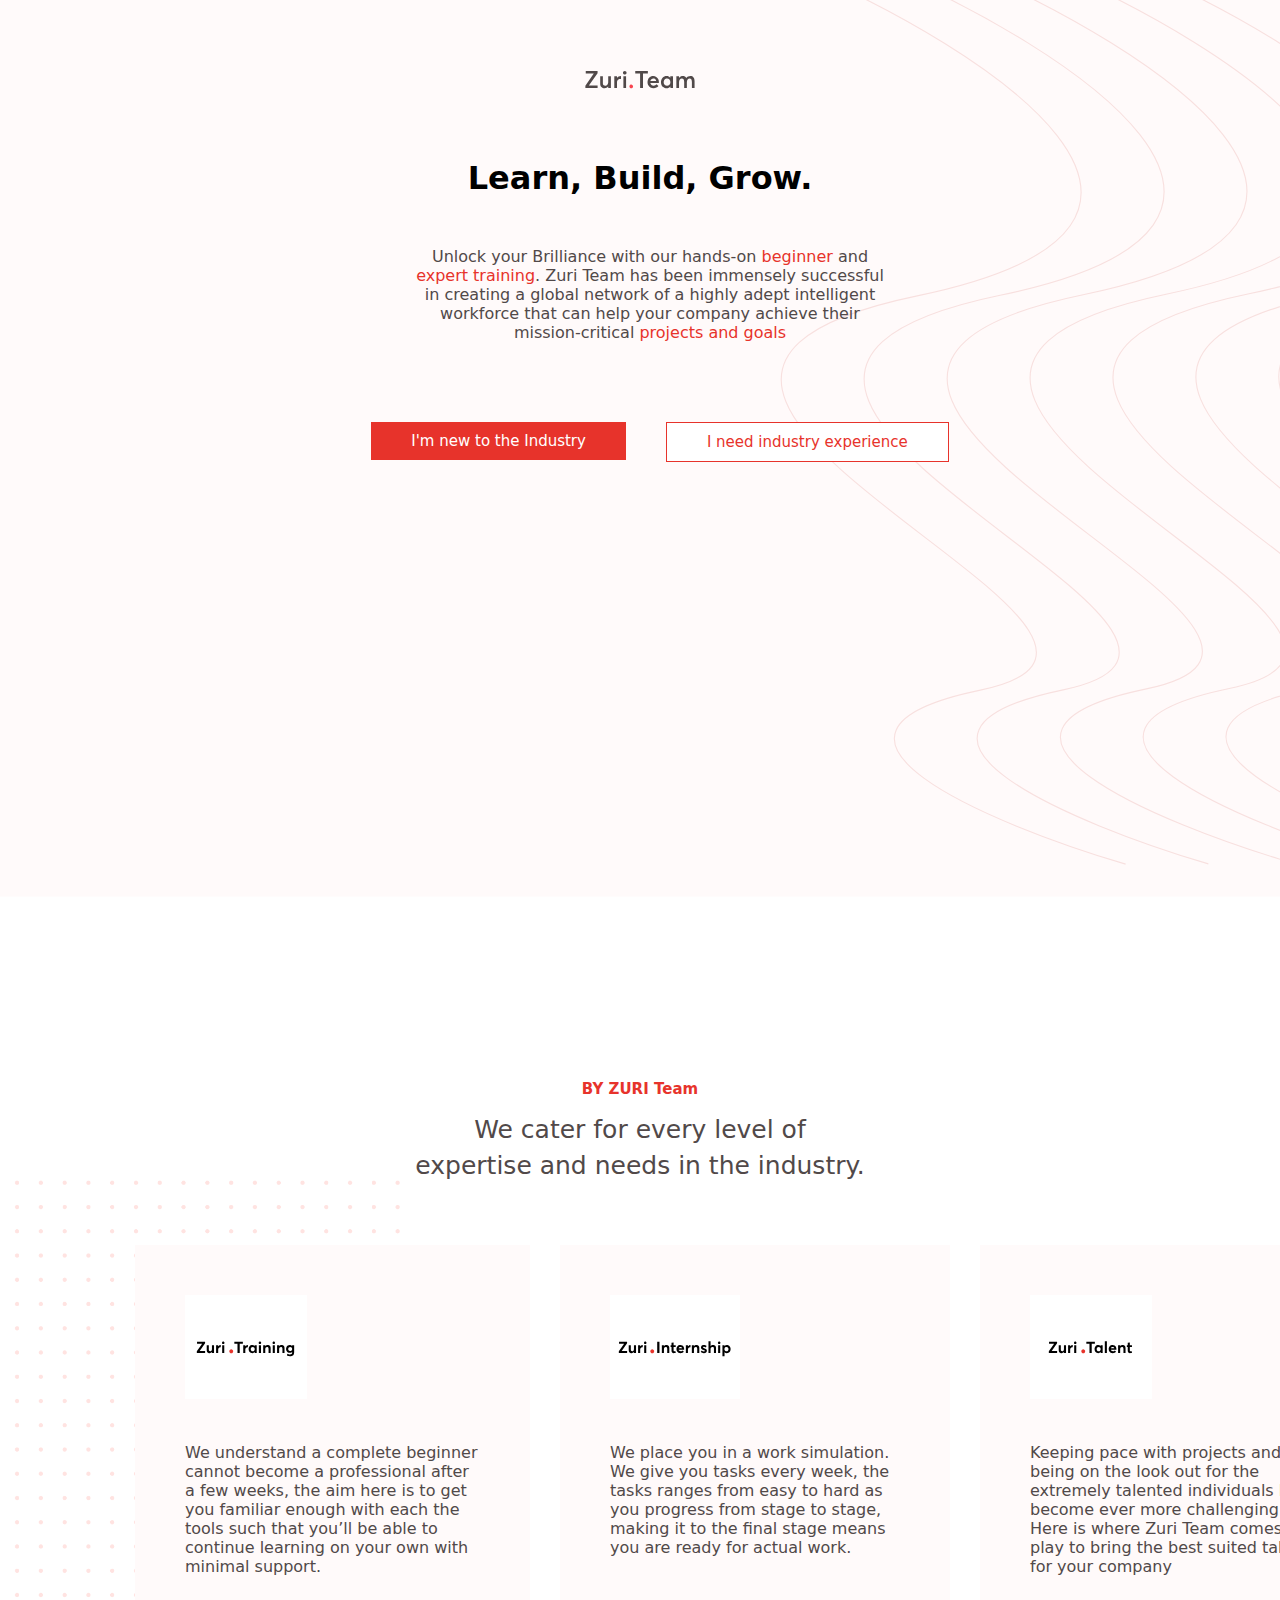
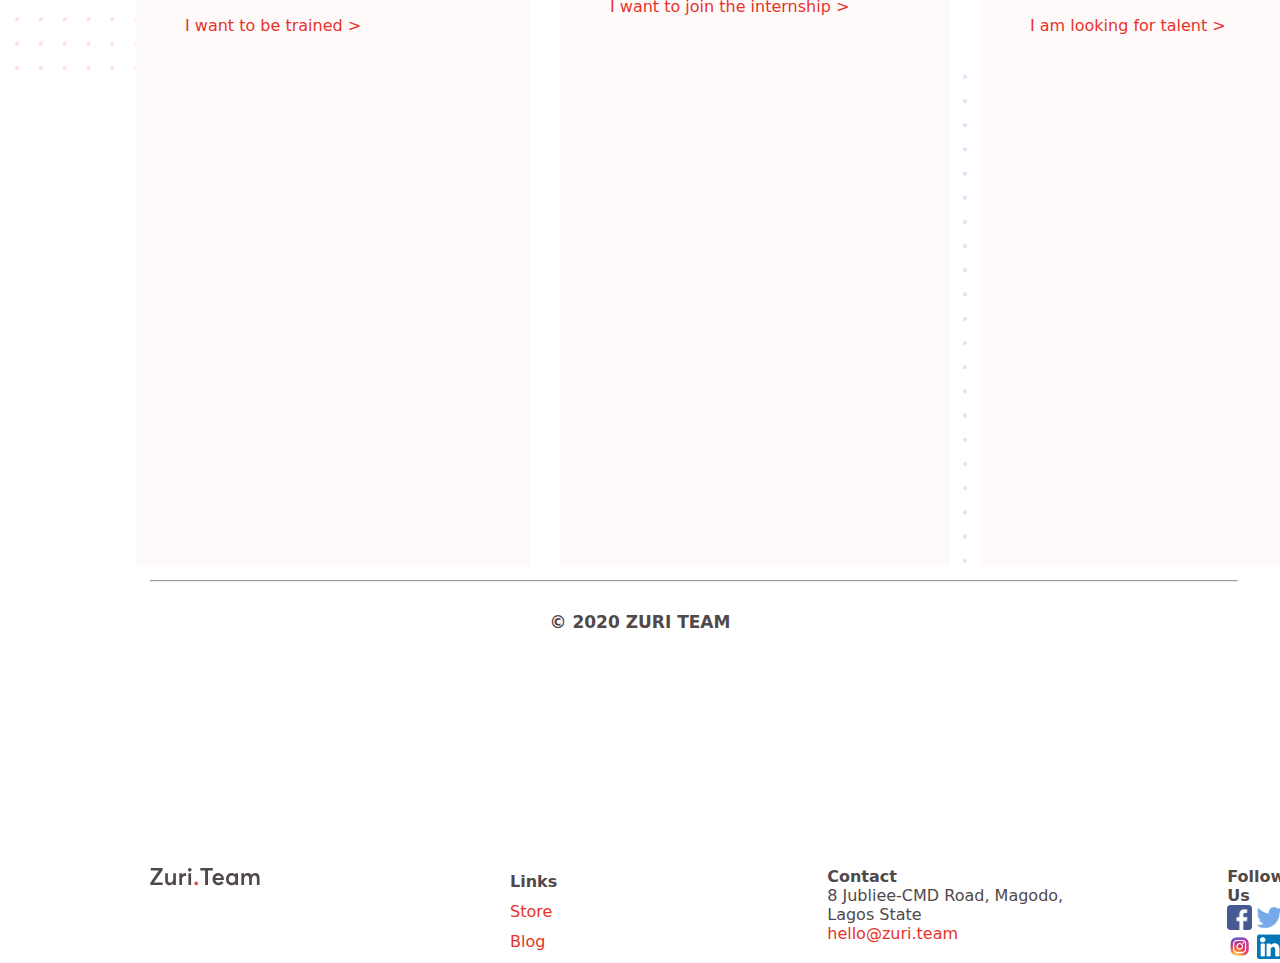
<file: index.html>
<!DOCTYPE html>
<html lang="en">

<head>
    <meta charset="UTF-8">
    <meta http-equiv="X-UA-Compatible" content="IE=edge">
    <meta name="viewport" content="width=device-width, initial-scale=1.0">
    <link rel="stylesheet" href="design.css" />
    <title>Zuri | Learn, Build, Grow.</title>
</head>

<body>
    <section class="top">
        <div class="heading">
            <img src="images/firstpage/zuri-header-logo.svg">
        </div>
        <h2>Learn, Build, Grow.</h2>
        <p>Unlock your Brilliance with our hands-on <a href="">beginner</a> and <a href="">expert training</a>. Zuri
            Team has been
            immensely successful in creating a global network of a highly adept intelligent workforce
            that can help your company achieve their mission-critical <a href="">projects and goals</a> </p>
        <div class="btn">
            <a href="industry.html"><button type="button" class="f-btn">I'm new to the Industry</button></a>

            <a href="experience.html"><button type="button" class="s-btn">I need industry experience</button></a>
        </div>
    </section>
    <section class="middle">
        <h3>BY ZURI Team</h3>
        <p>We cater for every level of</p>
        <p>expertise and needs in the industry.</p>
    </section>
    <section class="third">
        <img src="images/firstpage/left_dot.png" class="ldot">
        <img src="images/firstpage/right_dot.png" class="rdot">
        <div class="cards">
            <div class="training">
                <img src="images/firstpage/zuri-training.svg">
                <p>We understand a complete beginner
                    cannot become a professional after a
                    few weeks, the aim here is to get you
                    familiar enough with each the tools such
                    that you’ll be able to continue learning
                    on your own with minimal support.</p>
                <a href=""><span class="train">I want to be trained ></span></a>
            </div>
            <div class="internship">
                <img src="images/firstpage/zuri-internship.svg">
                <p>We place you in a work simulation. We
                    give you tasks every week, the tasks
                    ranges from easy to hard as you
                    progress from stage to stage, making it
                    to the final stage means you are ready
                    for actual work.</p>
                <a href=""><span>I want to join the internship </span>></a>
            </div>
            <div class="talent">
                <img src="images/firstpage/zuri-talent.svg">
                <p>Keeping pace with projects and being
                    on the look out for the extremely
                    talented individuals has become ever
                    more challenging. Here is where Zuri 
                    Team comes into play to bring the best
                    suited talent for your company</p>
                <a href=""><span>I am looking for talent </span>></a>
            </div>
        </div>
        <div class="fourth">
            <div class="foot_pic">
            <img src="images/firstpage/zuri-header-logo.svg">
        </div>
                  <div class="foot_first">
                     <p class="lcf"> Links</p>
                    <p> <a href="" class="store">Store</a></p>
                    <p><a href="">Blog</a></p>
                     </div>
                    <div class="foot_second">
                        <p class="lcf contact">Contact</p>
                        <p class="location">8 Jubliee-CMD Road, Magodo,
                        Lagos State</p>
                    <p class="hello"><a href="">hello@zuri.team</a></p>
                    </div>
                    <div class="foot_third">
                     <p class="lcf">Follow Us</p>
                    <div>
                       <a href=""> <img src="images/firstpage/fb.png" class="socials"></a>
                        <a href=""><img src="images/firstpage/twitter.png" class="socials"></a>
                        <a href=""><img src="images/firstpage/IG.png" class="socials"></a>
                        <a href=""><img src="images/firstpage/linkedin.png" class="socials"></a>
                    </div>
                    </div>
    </section>
    <hr>
    <footer>© 2020 ZURI TEAM</footer>
</body>

</html>
</file>
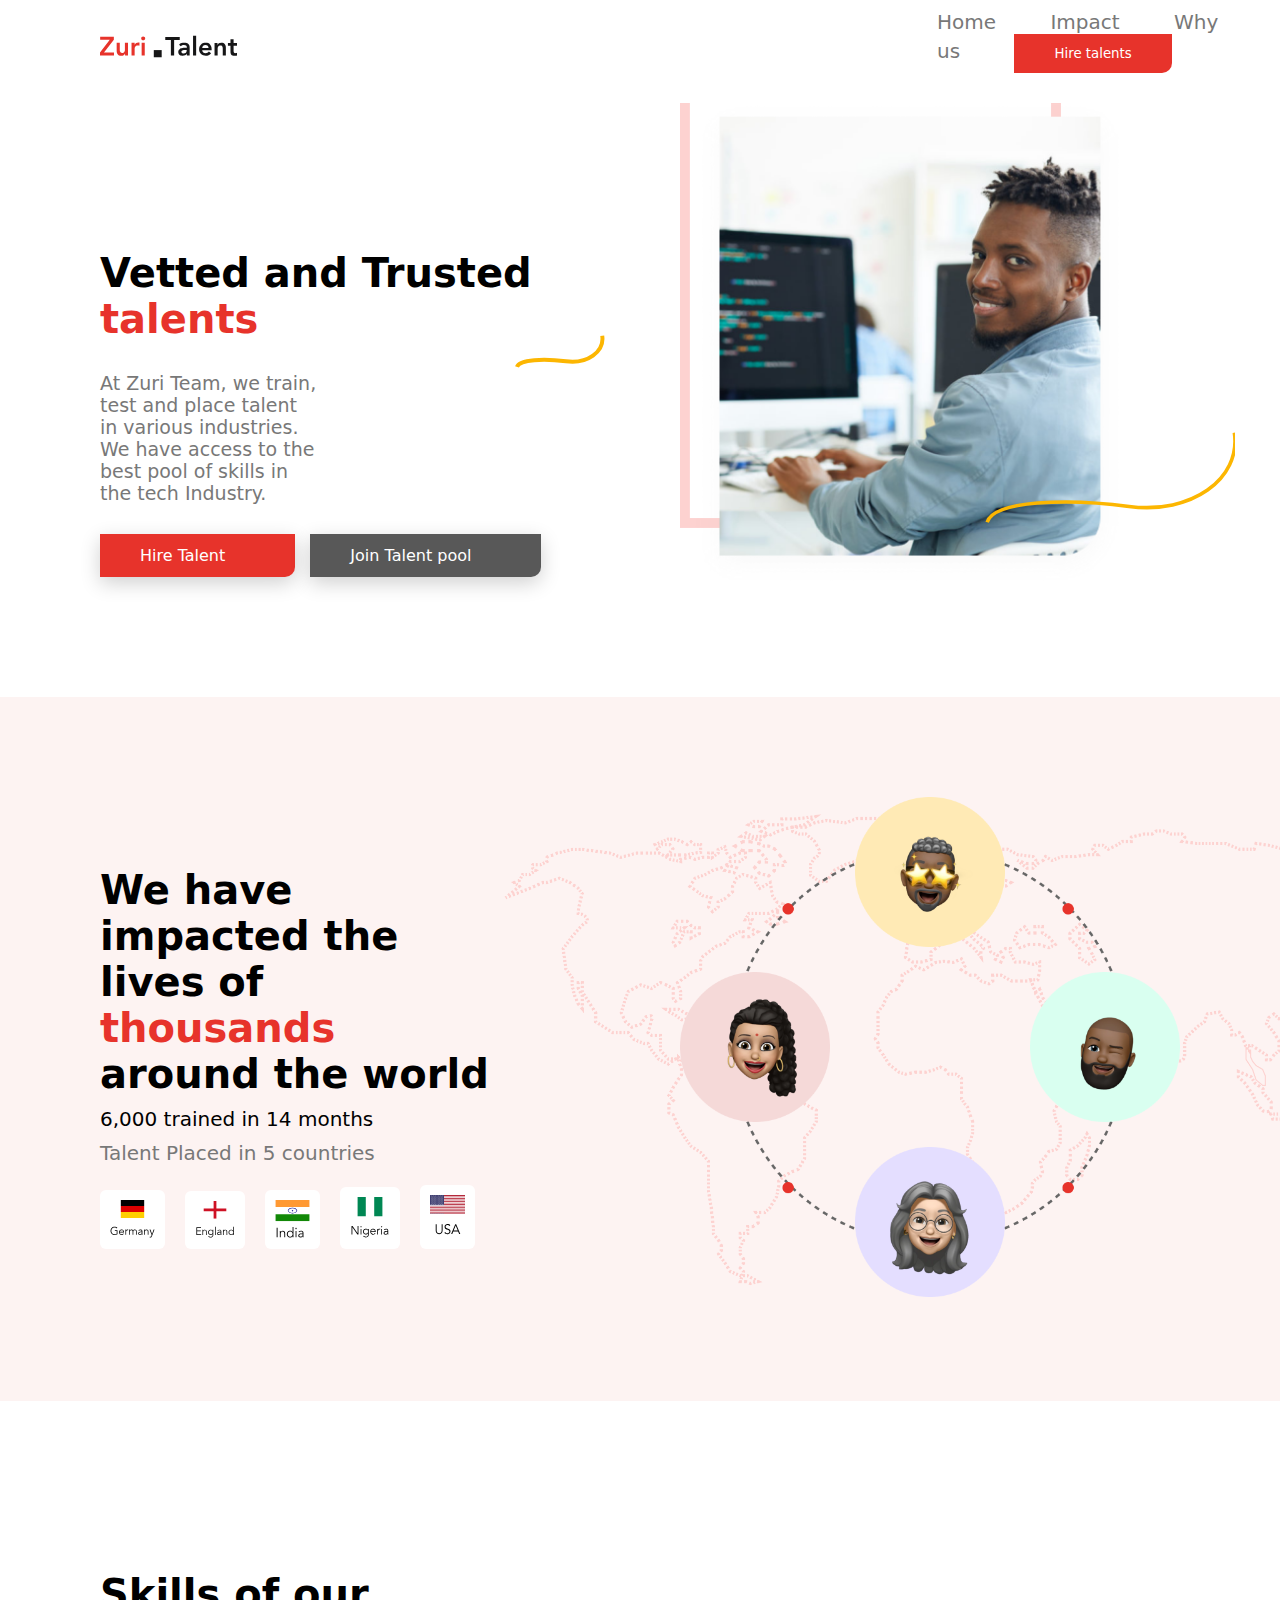
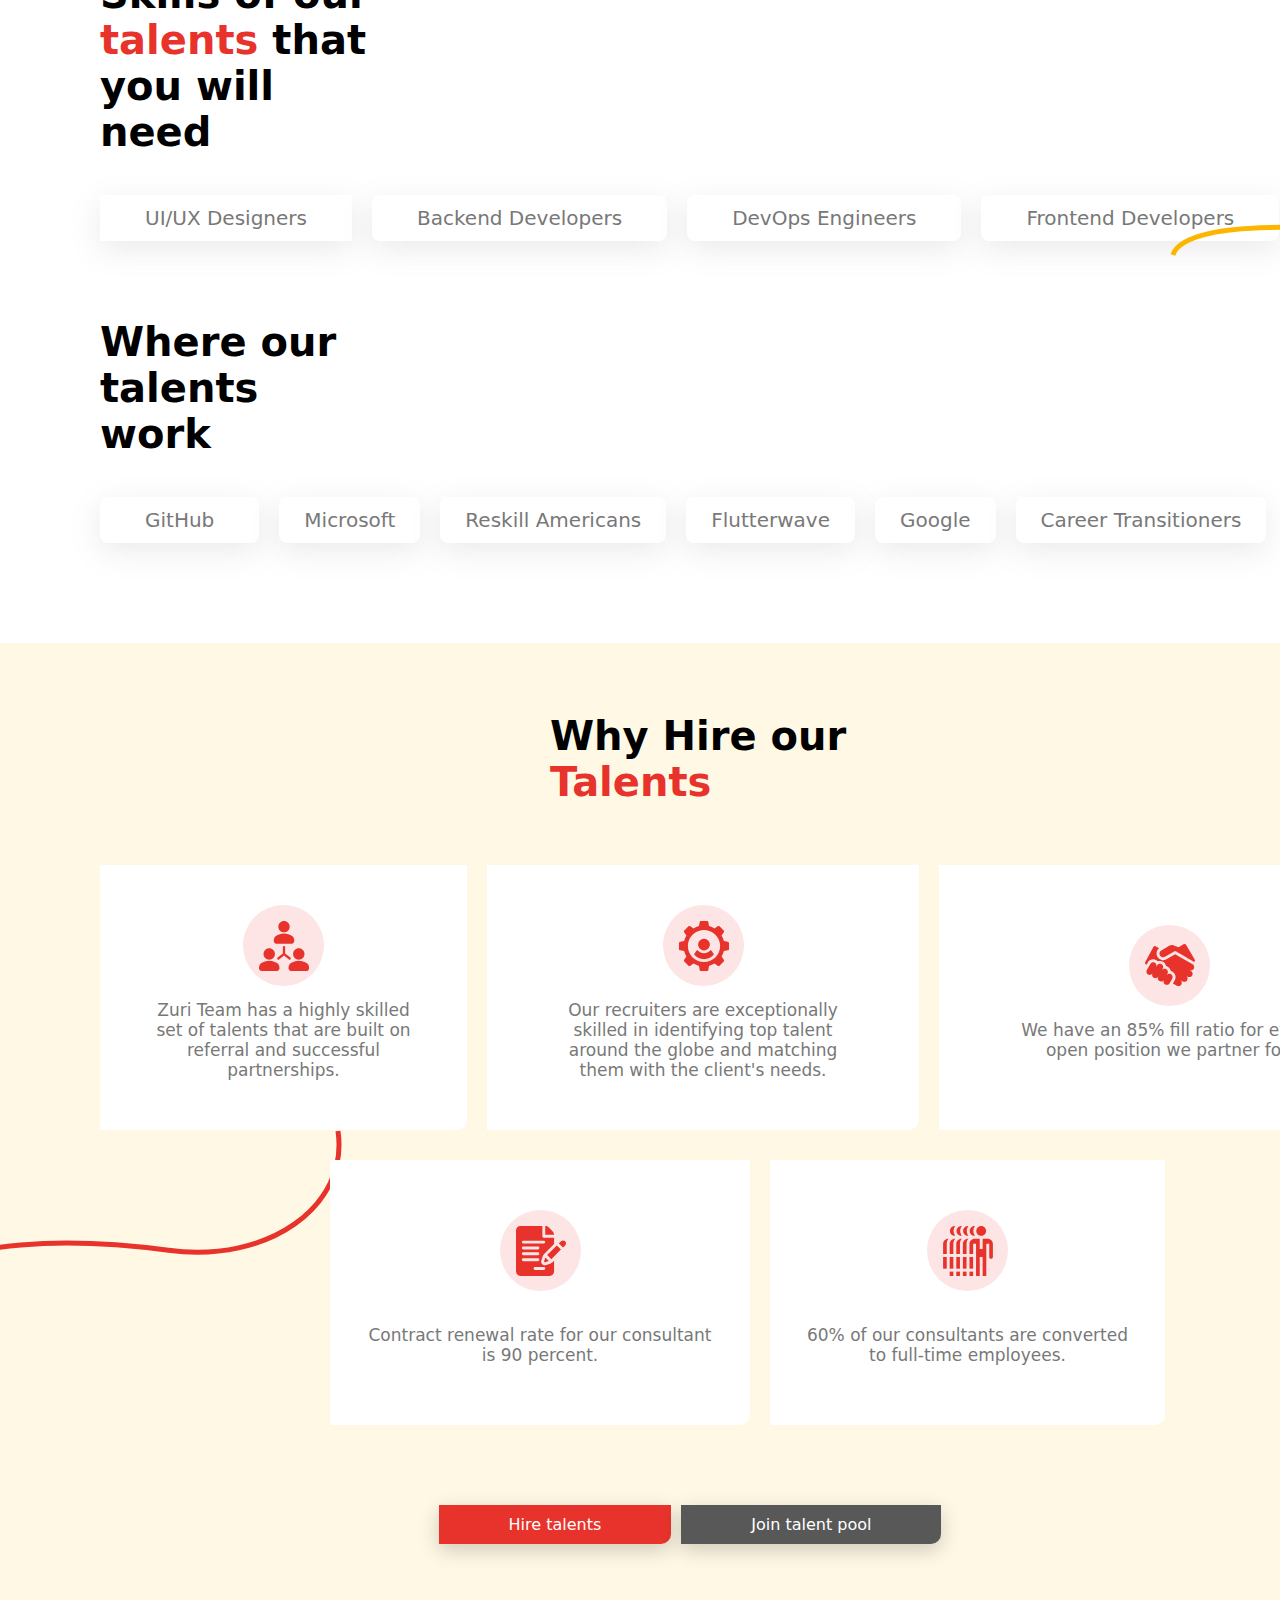
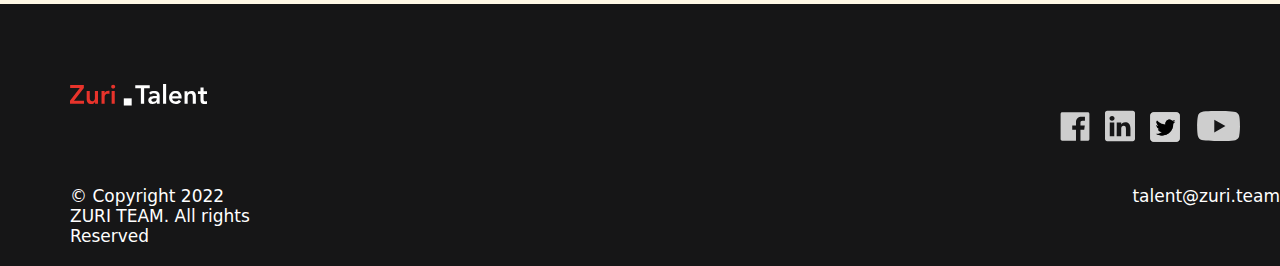
<file: experience.html>
<!DOCTYPE html>
<html lang="en">

<head>
    <meta charset="UTF-8">
    <meta http-equiv="X-UA-Compatible" content="IE=edge">
    <meta name="viewport" content="width=device-width, initial-scale=1.0">
    <link rel="stylesheet" href="experience.css" />
    <title>Zuri</title>
</head>

<body>
    <header>
        <img src="images/thirdpage/logo2.svg">
        <div>
            <a href="" id="head-one" class="headies">Home</a>
            <a href="" id="head-two" class="headies">Impact</a>
            <a href="" id="head-three" class="headies">Why us</a>
            <button>Hire talents</button>
        </div>
    </header>
    <section class="first-phase">
        <div>
            <h2>Vetted and Trusted <span>talents</span></h2>
            <img src="images/thirdpage/thick2.svg" class="whip-one">
            <p>At Zuri Team, we train, test and place talent in various
                industries. We have access to the best pool of skills in
                the tech Industry.</p>
            <div class="hj">
                <button class="hire-talent">Hire Talent</button>
                <button class="join-talent">Join Talent pool</button>
            </div>
        </div>
        <div>
            <img src="images/thirdpage/section1.png" class="man">
            <img src="images/thirdpage/line1.svg" class="whip-two">
        </div>
    </section>
    <section class="sec-phase">
        <div>
            <h2>We have impacted the lives of
                <span class="tsands">thousands</span> around the world
            </h2>
            <p class="trained">6,000 trained in 14 months</p>
            <p class="tlent">Talent Placed in 5 countries</p>
            <img src="images/thirdpage/GER.svg" alt="Germany's flag" class="gmany">
            <img src="images/thirdpage/ENG.svg" alt="England's flag" class="eland">
            <img src="images/thirdpage/ind.svg" alt="India's flag" class="india">
            <img src="images/thirdpage/NIG.svg" alt="Nigeria's flag" class="naija">
            <img src="images/thirdpage/ussa.svg" alt="USA's flag" class="yankee">
        </div>
        <div>
            <img src="images/thirdpage/section2.png" alt="an image of people bitmoji" class="bitmoji">
        </div>
    </section>
    <section class="thd-phase">
        <h2>Skills of our <span>talents</span> that
            you will need</h2>
        <div class="ubdf">
            <p class="ui">UI/UX Designers</p>
            <p class="cohort">Backend Developers</p>
            <p class="cohort doe">DevOps Engineers</p>
            <p class="cohort cof">Frontend Developers</p>
        </div>
        <img src="images/thirdpage/line1.svg" alt="a line" class="whip-three">
        <h3>Where our talents work</h3>
        <div class="where">
            <div>
                <p class="github">GitHub</p>
                <p class="location micro">Microsoft</p>
                <p class="location resame">Reskill Americans</p>
            </div>
            <div>
                <p class="location flutter">Flutterwave</p>
                <p class="location goo">Google</p>
                <p class="location cartran">Career Transitioners</p>
            </div>
        </div>
    </section>
    <section class="fourth-phase">
        <h2>Why Hire our <span>Talents</span></h2>
        <div class="grind_one">
            <div class="abox">
                <img src="images/thirdpage/people.svg" alt="logo of people" class="log">
                <p class="skilled">Zuri Team has a highly skilled set of
                    talents that are built on referral and
                    successful partnerships.</p>
            </div>
            <div class="bbox">
                <img src="images/thirdpage/mech.svg" alt="mech logo" class="log">
                <p class="client">Our recruiters are exceptionally skilled in
                    identifying top talent around the globe
                    and matching them with the client's
                    needs.</p>
            </div>
            <div class="cbox">
                <img src="images/thirdpage/hand.svg" alt="handshake logo" class="log">
                <p class="ratio">We have an 85% fill ratio for every open
                    position we partner for.</p>
            </div>
        </div>
        <img src="images/thirdpage/rope.svg" alt="a band of line" class="red-line">
        <div class="grind_two">
            <div class="dbox">
                <img src="images/thirdpage/write.svg" alt="book logo" class="log">
                <p class="contract">Contract renewal rate for our consultant
                    is 90 percent.</p>
            </div>
            <div class="ebox">
                <img src="images/thirdpage/many.svg" alt="book logo" class="log">
                <p class="convert">60% of our consultants are converted to
                    full-time employees.</p>
            </div>
        </div>
        <div class="hj-t">
            <button class="hire-talent-2">Hire talents</button>
            <button class="join-talent-2">Join talent pool</button>
        </div>
    </section>
    <footer class="end">
        <div class>
            <a href="experience.html" class="end-1"><img src="images/thirdpage/logo.svg" class="eimg"></a>
            <a href="experience.html" class="end-2"><img src="images/thirdpage/facebook.svg" class="fbf"></a>
            <a href="experience.html"><img src="images/thirdpage/linkd.svg" class="end-3"></a>
            <a href="experience.html"><img src="images/thirdpage/twit.png" class="end-4"></a>
            <a href="experience.html"><img src="images/thirdpage/youtube.svg" class="end-5"></a>
        </div>
        <div class="final">
            <p class="final-1">© Copyright 2022 ZURI TEAM. All rights Reserved</p>
            <p class="final-2">talent@zuri.team</p>
        </div>
    </footer>
</body>

</html>
</file>
<file: design.css>
* {
  box-sizing: border-box;
  margin: 0;
  padding: 0;
  font-family: system-ui, -apple-system, BlinkMacSystemFont, "Segoe UI", Roboto,
    Oxygen, Ubuntu, Cantarell, "Open Sans", "Helvetica Neue", sans-serif;
}
.top {
  background-image: url("/images/firstpage/pink-bg.svg");
  background-repeat: no-repeat;
  background-size: cover;
  height: 100vh;
}
.heading,
h2 {
  display: flex;
  justify-content: center;
  padding-top: 70px;
  font-size: 32px;
}
.top p {
  padding-top: 50px;
  text-align: center;
  margin-left: 410px;
  margin-right: 390px;
  font-size: 16px;
  font-weight: 500;
  color: #514949;
}
.btn {
  display: flex;
  justify-content: center;
  padding-top: 80px;
}
.f-btn,
.s-btn {
  padding: 10px 40px 10px 40px;
  cursor: pointer;
  font-size: 15px;
}
.f-btn {
  margin-left: 40px;
  color: white;
  background-color: #e7332b;
  border: 0;
}
.s-btn {
  margin-left: 40px;
  color: #e7332b;
  background-color: white;
  border: 1px solid #e7332b;
}
.f-btn:hover {
  background-color: white;
  color: #e7332b;
  border: 1px solid #e7332b;
}
.s-btn:hover {
  background-color: #e7332b;
  color: white;
}
.middle h3 {
  display: flex;
  justify-content: center;
  padding-top: 180px;
  font-size: 15px;
  color: #e7332b;
  padding-bottom: 10px;
}
.middle p {
  display: flex;
  justify-content: center;
  padding-top: 7px;
  font-size: 25px;
  color: #514949;
}

.third {
  position: absolute;
}
.cards {
  display: flex;
  /*  background-color: /*#FFFAFA*/
  z-index: 2;
  position: absolute;
  color: #514949;
  font-size: 16px;
  font-family: sans-serif;
  font-weight: 500;
  bottom: 1px;
  top: 40px;
}
.third img {
  z-index: 1;
}
.ldot {
  width: 400px;
}
.rdot {
  width: 400px;
  margin-left: 630px;
}
.cards p {
  margin-top: 40px;
  margin-bottom: 40px;
}
.third span {
  top: 40px;
}
a {
  text-decoration: none;
  color: #e7332b;
}
.training {
  padding: 50px 50px 450px 50px;
  margin-left: 135px;
  margin-right: 30px;
  margin-top: 25px;
  background-color: #fffafa;
}
.training p {
  width: 295px;
}
.internship {
  padding: 50px 50px 450px 50px;
  margin-right: 30px;
  background-color: #fffafa;
  margin-top: 25px;
}
.internship p {
  width: 290px;
}
.talent {
  background-color: #fffafa;
  padding: 50px 50px 450px 50px;
  margin-top: 25px;
}
.talent p {
  width: 290px;
}
.fourth {
  margin-top: 300px;
  margin-bottom: 30000px;
  margin-left: 150px;
  position: absolute;
  display: flex;
  font-size: 16px;
}
.foot_first {
  margin-left: 250px;
  line-height: 30px;
}
.lcf {
  font-size: 16px;
  font-weight: 700;
  color: #514949;
}
.foot_second {
  margin-left: 270px;
}
.location {
  width: 250px;
  color: #514949;
}
.foot_third {
  margin-left: 150px;
}
.socials {
  height: 25px;
}
hr {
  color: #514949;
  width: 85%;
  margin-top: 1000px;
  margin-left: 150px;
}
footer {
  margin-top: 30px;
  margin-bottom: 90px;
  display: flex;
  justify-content: center;
  color: #514949;
  font-size: 17px;
  font-weight: 700;
}
@media (max-width: 768px) {
  .top {
    background-image: url("/images/firstpage/pink-bg.svg");
    min-width: 310vw;
    min-height: 360vh;
    background-repeat: no-repeat;
    background-size: cover;
  }
  .heading {
    padding-top: 450px;
    margin-left: 200px;
  }
  .heading img {
    height: 80px;
  }
  h2 {
    margin-left: 240mm;
    padding-top: 300px;
    width: 900px;
    font-size: 90px;
    color: #514949;
  }
  .top p {
    text-align: center;
    margin-left: 150px;
    width: 2100px;
    padding-top: 100px;
    font-size: 50px;
    color: #514949;
  }
  .btn {
    display: flex;
    flex-direction: column;
    padding-top: 300px;
    margin-left: 800px;
  }
  .f-btn {
    padding: 50px 70px 80px 70px;
    font-size: 60px;
    width: 770px;
    margin-left: 70px;
  }
  .s-btn {
    padding: 50px 70px 80px 70px;
    font-size: 60px;
    width: 900px;
    margin-left: 20px;
    font-weight: 500;
  }
  .middle h3 {
    padding-top: 200px;
    margin-left: 1000px;
    font-weight: 500;
    font-size: 50px;
    color: #e7332b;
    padding-bottom: 10px;
    width: 500px;
  }
  .middle p {
    padding-top: 20px;
    font-size: 80px;
    font-weight: 600;
    color: #514949;
    margin-left: 500px;
    width: 1500px;
  }
  .ldot,
  .rdot {
    display: none;
  }
  .third img {
    width: 500px;
    padding-left: 100px;
  }
  .cards {
    display: block;
    z-index: 2;
    position: relative;
    color: #514949;
  }
  .training {
    padding: 200px 50px 300px 50px;
    font-size: 50px;
    font-weight: 500;
    margin-top: 300px;
    margin-left: 70px;
    background-color: #fffafa;
    width: 2200px;
  }
  .training p {
    padding-left: 100px;
    width: 2030px;
  }
  .third span {
    padding-left: 100px;
    line-height: 200px;
  }
  .internship {
    padding: 200px 50px 300px 50px;
    font-size: 50px;
    font-weight: 500;
    margin-top: 300px;
    margin-left: 70px;
    background-color: #fffafa;
    width: 2200px;
  }
  .internship p {
    padding-left: 100px;
    width: 2000px;
  }
  .talent {
    padding: 200px 50px 300px 50px;
    font-size: 50px;
    font-weight: 500;
    margin-top: 300px;
    margin-left: 70px;
    background-color: #fffafa;
    width: 2200px;
  }
  .talent p {
    padding-left: 100px;
    width: 2000px;
  }
  .fourth {
    display: block;
  }
  .foot_pic {
    margin-left: 700px;
  }
  .lcf {
    font-size: 70px;
    padding-top: 80px;
  }
  .foot_first {
    font-size: 50px;
    line-height: 100px;
    margin-left: 900px;
  }
  .foot_second {
    font-size: 50px;
    line-height: 100px;
    margin-left: 800px;
  }
  .location {
    width: 800px;
    line-height: 50px;
  }
  .foot_third {
    margin-left: 900px;
    font-size: 30px;
  }
  .socials {
    margin-left: -300px;
    height: 100px;
  }
  hr {
    margin-top: 6400px;
    color: #514949;
    width: 2100px;
    margin-left: 100px;
    border-width: 2px;
  }
  footer {
    margin-top: 30px;
    margin-bottom: 90px;
    margin-left: 750px;
    color: #514949;
    font-size: 50px;
    font-weight: 600;
    width: 1000px;
  }
}
@media only screen and (min-width: 320px) and (max-width: 600px) {
  .top {
    background-image: url("/images/firstpage/pink-bg.svg");
    min-width: 390vw;
    min-height: 400vh;
  }
  .heading {
    padding-top: 450px;
    margin-left: 150px;
  }
  h2 {
    margin-left: 120mm;
    padding-top: 300px;
    width: 900px;
    font-size: 90px;
    color: #514949;
  }
  .top p {
    text-align: center;
    margin-left: 150px;
    width: 1500px;
    padding-top: 100px;
    font-size: 60px;
    color: #514949;
  }
  .btn {
    display: flex;
    flex-direction: column;
    padding-top: 300px;
    margin-left: 400px;
  }
  .s-btn {
    padding: 50px 70px 80px 70px;
    font-size: 60px;
    width: 900px;
    margin-left: 20px;
    margin-top: 80px;
    font-weight: 500;
  }
  .middle h3 {
    padding-top: 200px;
    margin-left: 600px;
    font-weight: 500;
    font-size: 60px;
    color: #e7332b;
    padding-bottom: 10px;
    width: 500px;
  }
  .middle p {
    padding-top: 20px;
    font-size: 90px;
    font-weight: 600;
    color: #514949;
    margin-left: 100px;
    width: 1500px;
  }
  .training {
    padding: 200px 50px 300px 50px;
    font-size: 70px;
    font-weight: 400;
    margin-top: 300px;
    margin-left: 100px;
    background-color: #fffafa;
    width: 1500px;
  }
  .training p {
    padding-left: 100px;
    width: 1300px;
  }
  .internship {
    padding: 200px 50px 300px 50px;
    font-size: 70px;
    font-weight: 400;
    margin-top: 300px;
    margin-left: 100px;
    background-color: #fffafa;
    width: 1500px;
  }
  .internship p {
    padding-left: 100px;
    width: 1270px;
  }
  .talent {
    padding: 200px 50px 300px 50px;
    font-size: 70px;
    font-weight: 400;
    margin-top: 300px;
    margin-left: 100px;
    background-color: #fffafa;
    width: 1500px;
  }
  .talent p {
    padding-left: 100px;
    width: 1270px;
  }
  .foot_pic {
    margin-left: 400px;
    margin-top: 400px;
  }
  .foot_first {
    font-size: 70px;
    line-height: 100px;
    margin-left: 600px;
  }
  .foot_second {
    font-size: 70px;
    line-height: 100px;
    margin-left: 600px;
  }
  .location {
    margin-left: -300px;
    text-align: center;
    width: 1000px;
    line-height: 70px;
    color: #514949;
  }
  .hello {
    padding-top: 40px;
    margin-left: -50px;
  }
  .foot_third {
    margin-left: 600px;
    font-size: 70px;
  }
  hr {
    margin-top: 8100px;
    color: #514949;
    width: 1520px;
    margin-left: 100px;
    border-width: 2px;
  }
  footer {
    margin-top: 30px;
    margin-bottom: 90px;
    margin-left: 300px;
    color: #514949;
    font-size: 60px;
    font-weight: 600;
    width: 1000px;
  }
}
</file>
<file: experience.css>
* {
  box-sizing: border-box;
  margin: 0;
  padding: 0;
  font-family: system-ui, -apple-system, BlinkMacSystemFont, "Segoe UI", Roboto,
    Oxygen, Ubuntu, Cantarell, "Open Sans", "Helvetica Neue", sans-serif;
}
header {
  display: flex;
  font-size: 20px;
  position: fixed;
  background-color: #fff;
  padding-bottom: 30px;
  width: 100%;
}
header img {
  margin-left: 100px;
  margin-top: 20px;
}
header div {
  margin-left: 700px;
  margin-top: 10px;
  cursor: pointer;
}
#head-one {
  margin-right: 48px;
  color: #787878;
  text-decoration: none;
}

#head-two {
  margin-right: 48px;
  text-decoration: none;
  color: #787878;
}
#head-three {
  margin-right: 48px;
  text-decoration: none;
  color: #787878;
}
.headies:hover {
  padding-bottom: 15px;
  border-bottom: 2px solid #e7332b;
  background-color: rgba(210, 232, 245, 0.2);
}
header button {
  background-color: #e7332b;
  color: #fff;
  border: none;
  border-bottom-right-radius: 10px;
  padding: 12px 40px 12px 40px;
  cursor: pointer;
}
.first-phase {
  display: flex;
}
.first-phase h2 {
  font-size: 35px;
}
.first-phase h2 {
  margin: 250px 0px 0px 100px;
  font-size: 40px;
}
.first-phase span {
  color: #e7332b;
}
.whip-one {
  position: absolute;
  margin-left: 515px;
  top: 335px;
  width: 90px;
}
.first-phase p {
  font-size: 19px;
  margin: 30px 360px 0px 100px;
  color: #787878;
  font-weight: 490;
}
.man {
  width: 450px;
  margin-top: 90px;
  margin-right: -500px;
  margin-bottom: 100px;
}
.whip-two {
  position: relative;
  width: 250px;
  top: -170px;
  margin-left: 350px;
}
.hire-talent {
  background-color: #e7332b;
  color: #fff;
  border: none;
  border-bottom-right-radius: 10px;
  padding: 12px 40px 12px 40px;
  cursor: pointer;
  margin: 30px 0 0 100px;
  padding-right: 70px;
  font-size: 16px;
  box-shadow: 0 6px 20px 0 rgba(0, 0, 0, 0.19);
}
.join-talent {
  background-color: #585858;
  color: #fff;
  border: none;
  border-bottom-right-radius: 10px;
  padding: 12px 40px 12px 40px;
  cursor: pointer;
  margin-left: 10px;
  padding-right: 70px;
  font-size: 16px;
  box-shadow: 0 6px 20px 0 rgba(0, 0, 0, 0.19);
}
.sec-phase {
  background-image: url("images/thirdpage/bgsection2.png");
  background-repeat: no-repeat;
  background-size: cover;
  display: flex;
}
.sec-phase h2 {
  margin-left: 100px;
  margin-right: 176px;
  margin-top: 170px;
  font-weight: 700;
  font-size: 40px;
}
span {
  color: #e7332b;
}
.trained {
  margin-left: 100px;
  margin-top: 10px;
  font-size: 20px;
  font-weight: 500;
}
.tlent {
  margin-left: 100px;
  margin-top: 10px;
  font-size: 20px;
  color: #787878;
}
.gmany {
  margin-left: 100px;
  margin-top: 20px;
  background-color: #fff;
  border-radius: 6px;
  padding: 10px;
  width: 65px;
}
.eland {
  margin-left: 15px;
  margin-top: 20px;
  background-color: #fff;
  border-radius: 6px;
  padding: 10px;
  width: 60px;
}
.india {
  margin-left: 15px;
  margin-top: 20px;
  background-color: #fff;
  border-radius: 6px;
  padding: 10px;
  width: 55px;
}
.naija {
  margin-left: 15px;
  margin-top: 20px;
  background-color: #fff;
  border-radius: 6px;
  padding: 10px;
  width: 60px;
}
.yankee {
  margin-left: 15px;
  margin-top: 20px;
  background-color: #fff;
  border-radius: 6px;
  padding: 10px;
  width: 55px;
}

.bitmoji {
  width: 500px;
  margin-right: 100px;
  margin-top: 100px;
  margin-bottom: 100px;
}
.thd-phase h2 {
  margin-left: 100px;
  margin-right: 900px;
  margin-top: 170px;
  font-weight: 700;
  font-size: 40px;
}
.thd-phase div {
  display: flex;
}
.ui {
  background: #fff;
  margin-left: 100px;
  margin-top: 40px;
  box-shadow: 0 8px 30px hsla(0, 0%, 48%, 0.16);
  color: #787878;
  font-size: 20px;
  font-weight: 400;
  text-align: center;
  padding: 11px 45px;
}
.ui:hover {
  position: relative;
  bottom: 10px;
}
.cohort {
  background: #fff;
  margin-left: 20px;
  margin-top: 40px;
  border-radius: 8px;
  box-shadow: 0 8px 30px hsla(0, 0%, 48%, 0.16);
  color: #787878;
  font-size: 20px;
  font-weight: 400;
  padding: 11px 45px;
}
.cohort:hover {
  position: relative;
  bottom: 10px;
}
.whip-three {
  position: relative;
  width: 340px;
  top: -109px;
  margin-left: 1170px;
}
.thd-phase h3 {
  margin-left: 100px;
  margin-right: 900px;
  margin-top: -50px;
  font-weight: 700;
  font-size: 40px;
}
.github {
  background: #fff;
  margin-left: 100px;
  margin-top: 40px;
  border-radius: 8px;
  box-shadow: 0 8px 30px hsla(0, 0%, 48%, 0.16);
  color: #787878;
  font-size: 20px;
  font-weight: 400;
  padding: 11px 45px;
}
.github:hover {
  position: relative;
  bottom: 10px;
}
.location {
  background: #fff;
  margin-left: 20px;
  margin-top: 40px;
  border-radius: 8px;
  box-shadow: 0 8px 30px hsla(0, 0%, 48%, 0.16);
  color: #787878;
  font-size: 20px;
  font-weight: 400;
  padding: 11px 25px;
}
.location:hover {
  position: relative;
  bottom: 10px;
}
.fourth-phase {
  background-color: rgb(255, 248, 229);
  margin-top: 100px;
}
.grind_one {
  display: flex;
}
.grind_one {
  padding-top: 60px;
}
.fourth-phase h2 {
  font-weight: 700;
  font-size: 40px;
  margin-left: 550px;
  padding-top: 70px;
  padding-right: 400px;
}
.red-line {
  position: absolute;
}
.abox {
  background-color: #fff;
  color: #787878;
  margin-left: 100px;
  text-align: center;
  padding-top: 40px;
  padding-bottom: 50px;
  padding-right: 50px;
  padding-left: 50px;
  border-bottom-right-radius: 10px;
}
.skilled {
  font-size: 17px;
  text-align: center;
  width: 267px;
  padding-top: 10px;
}
.abox:hover {
  background-color: #161617;
  color: #fff;
}
.bbox {
  background-color: #fff;
  text-align: center;
  margin-left: 20px;
  padding-top: 40px;
  color: #787878;
  padding-right: 60px;
  padding-left: 60px;
  border-bottom-right-radius: 10px;
}
.client {
  font-size: 17px;
  text-align: center;
  width: 312px;
  padding-top: 10px;
}

.bbox:hover {
  background-color: #161617;
  color: #fff;
}
.cbox {
  background-color: #fff;
  color: #787878;

  margin-left: 20px;
  padding-right: 80px;
  padding-left: 80px;
  padding-top: 60px;
  border-bottom-right-radius: 10px;
  text-align: center;
}
.ratio {
  text-align: center;
  font-size: 17px;
  width: 300px;
  padding-top: 10px;
}

.cbox:hover {
  background-color: #161617;
  color: #fff;
}
.grind_two {
  display: flex;
}
.dbox {
  background-color: #fff;
  color: #787878;
  margin-left: 330px;
  padding-top: 50px;
  padding-bottom: 60px;
  margin-top: 30px;
  z-index: 1;
  text-align: center;
  padding-right: 30px;
  padding-left: 30px;
  border-bottom-right-radius: 10px;
}
.contract {
  font-size: 17px;
  width: 360px;
  padding-top: 30px;
}
.dbox:hover {
  background-color: #161617;
  color: #fff;
}
.ebox {
  background-color: #fff;
  color: #787878;
  margin-left: 20px;
  margin-top: 30px;
  padding-top: 50px;
  padding-bottom: 60px;
  text-align: center;
  padding-right: 30px;
  padding-left: 30px;
  border-bottom-right-radius: 10px;
}
.convert {
  font-size: 17px;
  padding-top: 30px;
  width: 335px;
}
.ebox:hover {
  background-color: #161617;
  color: #fff;
}
.hj-t {
  display: flex;
  justify-content: center;
  padding-bottom: 60px;
}
.hire-talent-2 {
  background-color: #e7332b;
  color: #fff;
  border: none;
  border-bottom-right-radius: 10px;
  padding: 10px 70px 10px 70px;
  cursor: pointer;
  margin: 80px 0 0 100px;
  font-size: 16px;
  box-shadow: 0 6px 20px 0 rgba(0, 0, 0, 0.19);
}
.join-talent-2 {
  background-color: #585858;
  color: #fff;
  border: none;
  border-bottom-right-radius: 10px;
  padding: 10px 70px 10px 70px;
  cursor: pointer;
  margin: 80px 0 0 10px;

  font-size: 16px;
  box-shadow: 0 6px 20px 0 rgba(0, 0, 0, 0.19);
}
.end {
  background-color: #161617;
  padding-top: 80px;
}
.end-1 {
  margin-left: 70px;
}
.end-2 {
  margin-left: 1060px;
}
.fbf {
  width: 30px;
}
.end-3 {
  width: 30px;
  margin-left: 10px;
}
.end-4 {
  width: 30px;
  margin-left: 10px;
}
.end-5 {
  margin-left: 10px;
  width: 45px;
}
.final {
  color: #fff;
  display: flex;
}
.final-1 {
  margin-left: 70px;
  padding-top: 40px;
  font-size: 17px;
  padding-bottom: 20px;
}
.final-2 {
  margin-left: 880px;
  padding-top: 40px;
  font-size: 17px;
  padding-bottom: 20px;
}
@media (max-width: 768px) {
  header {
    position: fixed;
    padding-top: 120px;
    padding-bottom: 50px;
    top: 13px;
  }
  header img {
    width: 300px;
  }
  .headies {
    display: none;
  }
  header button {
    width: 360px;
    padding-top: 20px;
    padding-bottom: 20px;
    font-size: 30px;
    border-bottom-right-radius: 15px;
  }
  .first-phase {
    display: block;
  }
  .first-phase h2 {
    font-size: 80px;
    padding-top: 200px;
    width: 1000px;
    margin-left: 300px;
  }
  .whip-one {
    position: absolute;
    margin-left: 1110px;
    top: 510px;
    width: 200px;
  }
  .whip-two {
    display: none;
  }

  .first-phase p {
    font-size: 40px;
    width: 870px;
    font-weight: 400;
    text-align: center;
    margin: 70px 0px 0px 350px;
  }
  .hj {
    width: 1500px;
  }
  .hire-talent {
    margin-left: 400px;
  }
  .first-phase button {
    width: 400px;
    font-size: 30px;
    padding-top: 20px;
    padding-bottom: 30px;
    border-bottom-right-radius: 15px;
  }
  .man {
    width: 900px;
    margin-top: 90px;
    margin-left: 300px;
    margin-bottom: 10px;
  }
  .sec-phase {
    display: block;
    min-width: 197vw;
  }
  .sec-phase h2 {
    padding-top: 200px;
    margin-left: 300px;
    width: 1000px;
    font-weight: 700;
    font-size: 70px;
  }
  .trained {
    font-size: 40px;
    font-weight: 700;
    margin-left: 500px;
    margin-top: 20px;
    width: 700px;
  }
  .tlent {
    font-size: 40px;
    font-weight: 400;
    margin-left: 510px;
    margin-top: 20px;
    width: 700px;
  }
  .gmany {
    margin-left: 330px;
    border-radius: 15px;
    padding: 10px;
    width: 120px;
  }
  .eland {
    margin-left: 30px;
    border-radius: 15px;
    padding: 15px;
    width: 120px;
  }
  .india {
    margin-left: 30px;
    border-radius: 15px;
    padding: 20px;
    width: 110px;
  }
  .naija {
    margin-left: 30px;
    border-radius: 15px;
    padding: 17px;
    width: 110px;
  }
  .yankee {
    margin-left: 30px;
    border-radius: 15px;
    padding: 20px;
    width: 110px;
  }
  .bitmoji {
    width: 800px;
    margin-left: 350px;
    margin-top: 100px;
    margin-bottom: 100px;
  }
  .thd-phase h2 {
    width: 800px;
    font-size: 60px;
    text-align: center;
    margin-left: 350px;
  }
  .whip-three {
    display: none;
  }
  .thd-phase .ubdf {
    width: 1500px;
  }
  .thd-phase div {
    width: 1500px;
  }
  .ui {
    padding-top: 30px;
    font-size: 37px;
    width: 400px;
    border-radius: 15px;
  }
  .cof {
    position: absolute;
    margin-top: 170px;
    margin-left: 100px;
    width: 500px;
  }
  .thd-phase h3 {
    font-size: 55px;
    width: 800px;
    margin-top: 250px;
    margin-left: 400px;
  }
  .thd-phase .where {
    display: block;
  }
  .github {
    padding-top: 30px;
    font-size: 37px;
    width: 400px;
    border-radius: 15px;
    margin-left: 100px;
  }
  .location {
    padding-top: 30px;
    font-size: 37px;
    width: 400px;
    border-radius: 15px;
  }
  .flutter {
    margin-left: 100px;
  }
  .fourth-phase {
    min-width: 199vw;
  }
  .fourth-phase h2 {
    font-size: 55px;
    padding-top: 150px;
    padding-bottom: 100px;
    margin-left: 500px;
  }
  .abox {
    border-bottom-right-radius: 15px;
    width: 600px;
    margin-left: 100px;
  }
  .skilled {
    font-size: 33px;
    width: 400px;
    font-weight: 500;
    margin-left: 50px;
  }
  .bbox {
    width: 600px;
    border-bottom-right-radius: 15px;
  }
  .client {
    font-size: 33px;
    width: 400px;
    font-weight: 500;
    padding-bottom: 40px;
    margin-left: 50px;
  }
  .cbox {
    position: absolute;
    margin-top: 460px;
    margin-left: 100px;
    width: 600px;
    border-bottom-right-radius: 15px;
  }
  .ratio {
    font-size: 33px;
    width: 400px;
    font-weight: 500;
    padding-bottom: 80px;
  }
  .dbox {
    margin-left: 720px;
    width: 600px;
    border-bottom-right-radius: 15px;
  }
  .contract {
    margin-left: 70px;
    font-size: 33px;
    width: 400px;
    font-weight: 500;
  }
  .ebox {
    position: absolute;
    margin-top: 420px;
    margin-left: 100px;
    width: 1220px;
    border-bottom-right-radius: 15px;
    padding-bottom: 100px;
  }
  .convert {
    margin-left: 150px;
    font-size: 33px;
    width: 800px;
    font-weight: 500;
  }
  .hj-t {
    margin-top: 400px;
    width: 1500px;
    padding-bottom: 100px;
  }
  .hire-talent-2 {
    width: 400px;
    margin-left: 1px;
    font-size: 30px;
    padding-top: 20px;
    padding-bottom: 30px;
    border-bottom-right-radius: 15px;
  }
  .join-talent-2 {
    width: 400px;
    font-size: 30px;
    padding-top: 20px;
    padding-bottom: 30px;
    border-bottom-right-radius: 15px;
  }
  .end {
    min-width: 199vw;
  }
  .eimg {
    width: 300px;
    margin-left: 200px;
    padding-top: 90px;
  }
  .end-2 {
    padding-top: 20px;
  }
  .fbf,
  .end-3,
  .end-4 {
    width: 60px;
  }
  .end-5 {
    width: 90px;
  }
  .final {
    padding-bottom: 20px;
  }
  .final-1 {
    font-size: 35px;
    width: 800px;
  }
  .final-2 {
    font-size: 35px;
    margin-left: 250px;
  }
}
@media only screen and (min-width: 320px) and (max-width: 600px){
  header {
    position: fixed;
    top: 5px;
  }
  header img {
    width: 500px;
  }
  header div {
    margin-left: 400px;
  }
  header button {
    width: 460px;
    font-size: 60px;
    border-bottom-right-radius: 25px;
  }
  .first-phase h2 {
    font-size: 150px;
    width: 1300px;
    text-align: center;
    margin-left: 150px;
  }
  .whip-one {
    top: 760px;
    width: 370px;
    margin-left: 1000px;
  }
  .first-phase p {
    font-size: 58px;
    margin-left: 150px;
    width: 1167px;
    line-height: 80px;
  }
  .hj {
    width: 2000px;
  }
  .first-phase button {
    margin-top: 100px;
    width: 550px;
    font-size: 60px;
    border-bottom-right-radius: 25px;
  }
  .hire-talent {
    margin-left: 200px;
  }
  .join-talent {
    width: 500px;
    margin-left: 50px;
  }
  .man {
    width: 1250px;
    margin-top: 90px;
    margin-left: 150px;
    margin-bottom: 10px;
  }
  .sec-phase {
    min-width: 400vw;
  }
  .sec-phase h2 {
    font-size: 110px;
    width: 1400px;
    margin-left: 100px;
  }
  .trained {
    font-size: 70px;
    width: 900px;
    margin-left: 100px;
  }
  .tlent {
    font-size: 70px;
    width: 900px;
    margin-left: 100px;
    padding-bottom: 70px;
    padding-top: 50px;
  }
  .gmany {
    margin-left: 100px;
    border-radius: 15px;
    padding: 10px;
    width: 200px;
  }
  .eland {
    margin-left: 100px;
    border-radius: 15px;
    padding: 17px;
    width: 200px;
  }
  .india {
    margin-left: 100px;
    border-radius: 15px;
    padding: 30px;
    width: 190px;
  }
  .naija {
    margin-left: 100px;
    border-radius: 15px;
    padding: 20px;
    width: 190px;
  }
  .yankee {
    margin-left: 100px;
    border-radius: 15px;
    padding: 30px;
    width: 180px;
  }
  .bitmoji {
    width: 1500px;
    margin-left: 100px;
    margin-top: 200px;
    margin-bottom: 100px;
  }
  .thd-phase h2 {
    width: 1300px;
    font-size: 110px;
    text-align: left;
    margin-left: 100px;
    margin-top: 300px;
  }
  .ui {
    padding-top: 70px;
    padding-bottom: 70px;
    font-size: 60px;
    width: 700px;
    border-radius: 15px;
  }
  .cohort {
    padding-top: 30px;
    font-size: 60px;
    width: 700px;
    border-radius: 15px;
  }
  .doe {
    position: absolute;
    margin-top: 300px;
    margin-left: 100px;
    width: 690px;
    font-size: 70px;
    padding-top: 70px;
    padding-bottom: 70px;
  }
  .cof {
    position: absolute;
    margin-left: 810px;
    margin-top: 300px;
    width: 700px;
    text-align: center;
    font-size: 70px;
  }
  .thd-phase h3 {
    margin-left: 100px;
    margin-top: 400px;
    font-size: 100px;
    width: 1200px;
  }
  .github {
    padding-bottom: 70px;
    font-size: 70px;
    width: 700px;
    text-align: center;
    border-radius: 15px;
    font-size: 500;
  }
  .micro {
    padding-bottom: 70px;
    font-size: 70px;
    width: 700px;
    text-align: center;
    border-radius: 15px;
    margin-left: 100px;
  }
  .resame {
    position: absolute;
    padding-bottom: 70px;
    font-size: 70px;
    width: 660px;
    text-align: center;
    border-radius: 15px;
    margin-left: 100px;
    margin-top: 250px;
    font-weight: 400;
  }
  .flutter {
    position: absolute;
    padding-bottom: 70px;
    font-size: 70px;
    width: 660px;
    text-align: center;
    border-radius: 15px;
    margin-left: 850px;
    margin-top: 30px;
    font-weight: 400;
  }
  .goo {
    position: absolute;
    position: absolute;
    padding-bottom: 70px;
    font-size: 70px;
    width: 660px;
    text-align: center;
    border-radius: 15px;
    margin-left: 100px;
    margin-top: 260px;
    font-weight: 400;
  }
  .cartran {
    position: absolute;
    position: absolute;
    padding-bottom: 70px;
    font-size: 70px;
    width: 660px;
    text-align: center;
    border-radius: 15px;
    margin-left: 850px;
    margin-top: 260px;
    font-weight: 400;
  }
  .fourth-phase {
    min-width: 400vw;
    margin-top: 800px;
  }
  .fourth-phase h2 {
    font-size: 110px;
    margin-left: 300px;
    width: 1500px;
    padding-top: 200px;
    padding-bottom: 200px;
  }
  .grind_one {
    display: block;
  }
  .abox {
    width: 1400px;
    border-bottom-right-radius: 25px;
    margin-left: 150px;
  }
  .log {
    width: 300px;
    padding-top: 100px;
  }
  .skilled {
    font-size: 60px;
    width: 1200px;
    font-weight: 400;
    padding-top: 100px;
    padding-bottom: 200px;
  }
  .bbox {
    margin-left: 150px;
    width: 1400px;
    margin-top: 50px;
  }
  .client {
    font-size: 60px;
    width: 1200px;
    font-weight: 400;
    padding-top: 100px;
    padding-bottom: 200px;
  }
  .cbox {
    margin-left: 150px;
    width: 1400px;
    margin-top: 50px;
  }
  .ratio {
    font-size: 60px;
    width: 1200px;
    font-weight: 400;
    padding-top: 100px;
    padding-bottom: 200px;
  }
  .dbox {
    margin-top: 1020px;
    width: 1400px;
    margin-left: 150px;
  }
  .contract {
    font-size: 60px;
    width: 1200px;
    font-weight: 400;
    padding-top: 100px;
    padding-bottom: 200px;
  }
  .ebox {
    margin-top: 2030px;
    width: 1400px;
    margin-left: 150px;
  }
  .convert {
    font-size: 60px;
    width: 1200px;
    font-weight: 400;
    padding-top: 100px;
    padding-bottom: 200px;
  }
  .hj-t {
    margin-top: 1200px;
  }
  .hire-talent-2 {
    font-size: 70px;
    width: 500px;
    margin-left: 150px;
    border-bottom-right-radius: 25px;
  }
  .join-talent-2 {
    font-size: 70px;
    width: 700px;
    margin-left: 100px;
    border-bottom-right-radius: 25px;
  }
  .end {
    min-width: 400vw;
  }

  .eimg {
    padding-top: 150px;
    width: 600px;
    margin-left: 500px;
  }
  .fbf,
  .end-3,
  .end-4 {
    width: 120px;
    margin-top: 100px;
  }
  .fbf {
    margin-left: -500px;
  }
  .end-3,
  .end-4,
  .end-5 {
    margin-left: 50px;
  }
  .end-5 {
    width: 170px;
  }
  .final {
    display: block;
  }
  .final-1 {
    font-size: 66px;
    width: 1500px;
  }
  .final-2 {
    font-size: 70px;
    padding-bottom: 100px;
    margin-left: 550px;
  }
}
</file>
